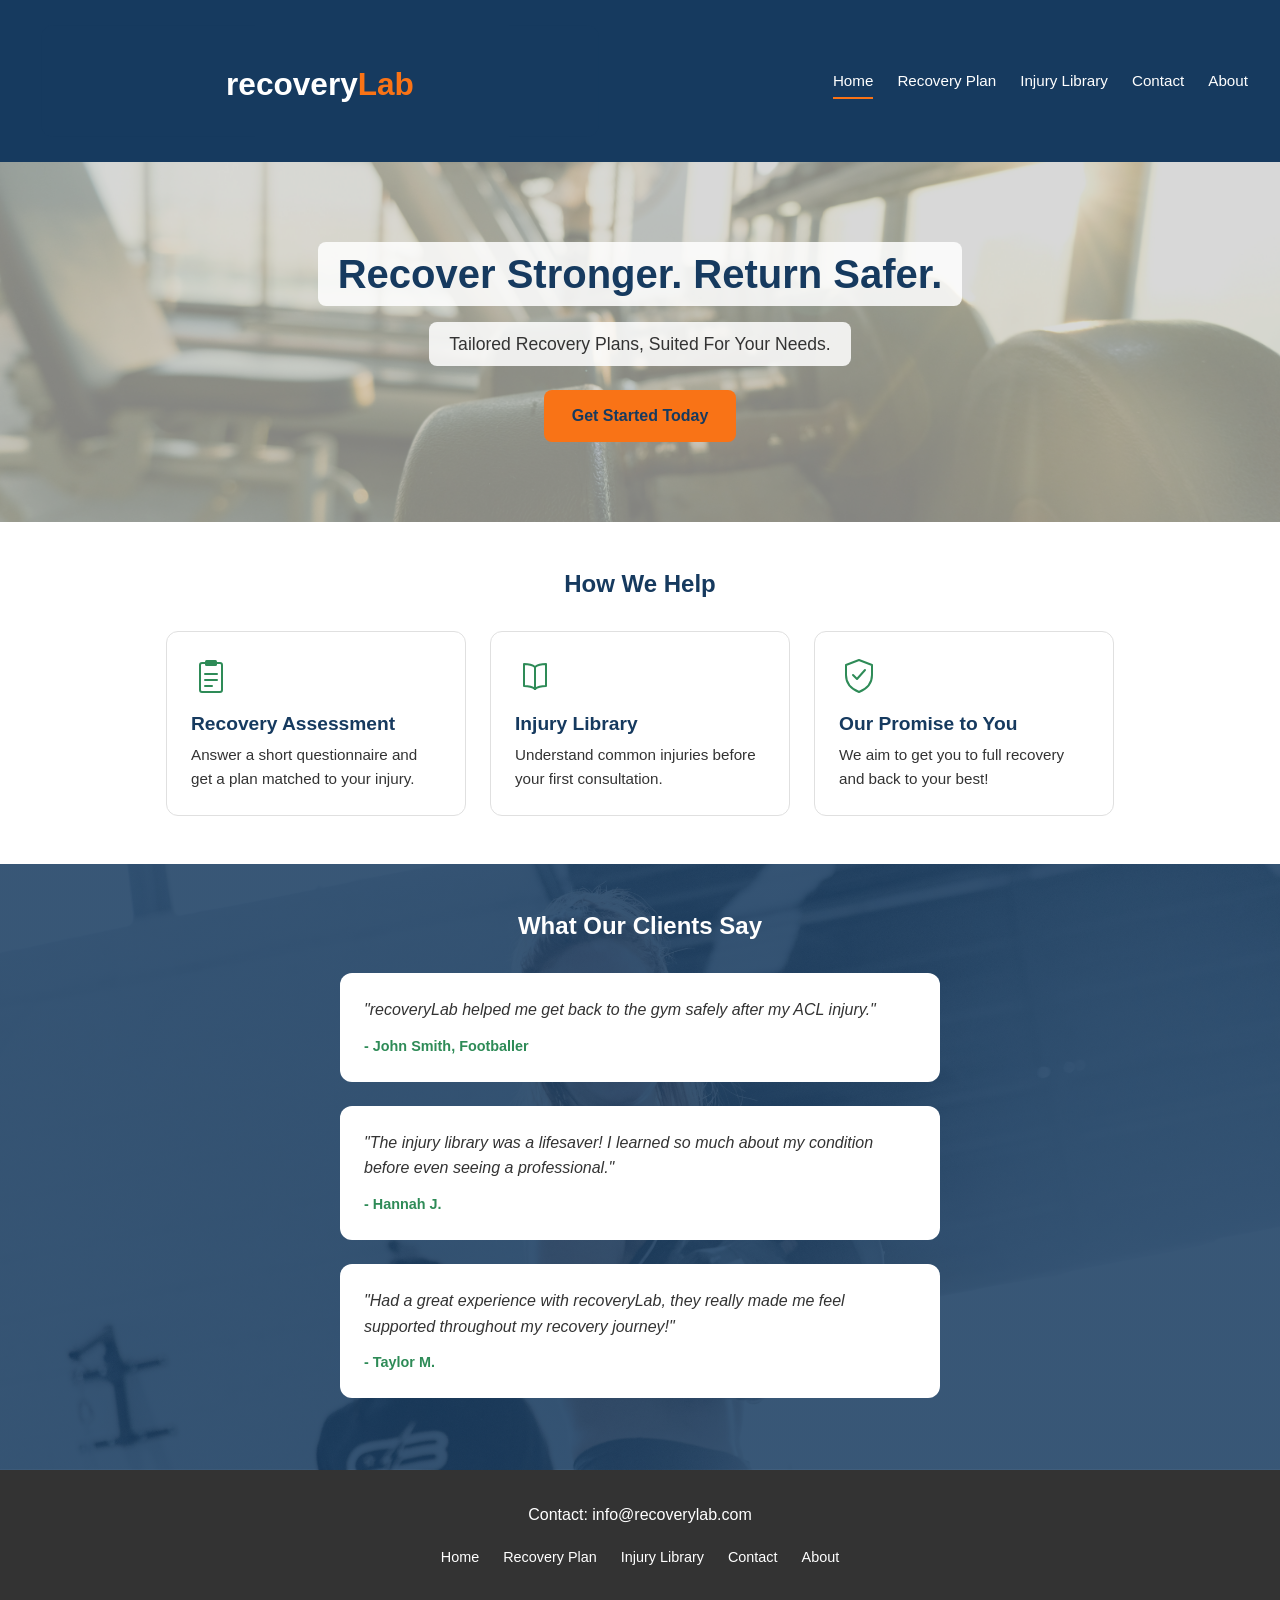
<file: index.html>
<!DOCTYPE html>
<html lang="en">
<head>
    <meta charset="UTF-8">
    <meta name="viewport" content="width=device-width, initial-scale=1.0">
    <title>recoveryLab | Personalised Injury Recovery</title>
    <meta name="description" content="recoveryLab helps athletes and gym-goers safely recover from injuries with personalised training programmes, rehab advice and recovery plans.">
    <link rel="stylesheet" href="assets/css/style.css">
</head>
<body>
    <header class="site-header">
    <div class="logo">
        <a href="index.html">
        <img src="assets/images/logo.svg" alt="recoveryLab" class="logo-img">
        </a>   
    </div>
    <nav class="main-nav" aria-label="Main Navigation">
    <button class="nav-toggle" aria-expanded="false" aria-controls="nav-menu">
        <span class="sr-only">Menu</span>
        <span class="nav-toggle-icon"></span>
    </button>
    <ul id="nav-menu" class="nav-menu">
        <li><a href="index.html" aria-current="page">Home</a></li>
        <li><a href="recovery-plan.html">Recovery Plan</a></li>
        <li><a href="injury-library.html">Injury Library</a></li>
        <li><a href="contact.html">Contact</a></li>
        <li><a href="about.html">About</a></li>
    </ul>
    </nav>
</header>
<main>
<section class="hero">
        <h1>Recover Stronger. Return Safer.</h1>
        <p>Tailored Recovery Plans, Suited For Your Needs.</p>
        <a href="recovery-plan.html" class="btn btn-primary">Get Started Today</a>
    </section>
    <section class="features" aria-labelledby="features-heading">
        <h2 id="features-heading">How We Help</h2>

        <div class="feature-cards">
         <article class="feature-card">
          <img src="assets/images/icon-assessment.svg" alt="Clipboard icon representing the recovery assessment questionnaire" class="feature-icon">
          <h3>Recovery Assessment</h3>
          <p>Answer a short questionnaire and get a plan matched to your injury.</p>
        </article>

        <article class="feature-card">
          <img src="assets/images/icon-injury-library.svg" alt="Open book icon representing the injury library" class="feature-icon">
          <h3>Injury Library</h3>
          <p>Understand common injuries before your first consultation.</p>
        </article>

       <article class="feature-card">
         <img src="assets/images/icon-promise.svg" alt="Shield with checkmark icon representing our promise to you" class="feature-icon">
         <h3>Our Promise to You</h3>
         <p>We aim to get you to full recovery and back to your best!</p>
       </article>

        </div>
    </section>
    <section class="testimonials" aria-labelledby="testimonials-heading">
        <h2 id="testimonials-heading">What Our Clients Say</h2>
        <div class="testimonial-card">
            <blockquote>
                <p>"recoveryLab helped me get back to the gym safely after my ACL injury."</p>
            </blockquote>
            <cite>- John Smith, Footballer</cite>
        </div>

        <div class="testimonial-card">
            <blockquote>
                <p>"The injury library was a lifesaver! I learned so much about my condition before even seeing a professional."</p>
            </blockquote>
            <cite>- Hannah J.</cite>
        </div>

        <div class="testimonial-card">
            <blockquote>
                <p>"Had a great experience with recoveryLab, they really made me feel supported throughout my recovery journey!"</p>
            </blockquote>
            <cite>- Taylor M.</cite>
        </div>
    </section>
</main>
<footer class="site-footer">
    <p>Contact: <a href="mailto:info@recoverylab.com">info@recoverylab.com</a></p>
    
    <nav aria-label="Footer navigation">
        <ul class="footer-nav">
            <li><a href="index.html">Home</a></li>
            <li><a href="recovery-plan.html">Recovery Plan</a></li>
            <li><a href="injury-library.html">Injury Library</a></li>
            <li><a href="contact.html">Contact</a></li>
            <li><a href="about.html">About</a></li>
        </ul>
    </nav>
    </footer>
    <script src="assets/js/script.js"></script>
</body>
</html>
</file>
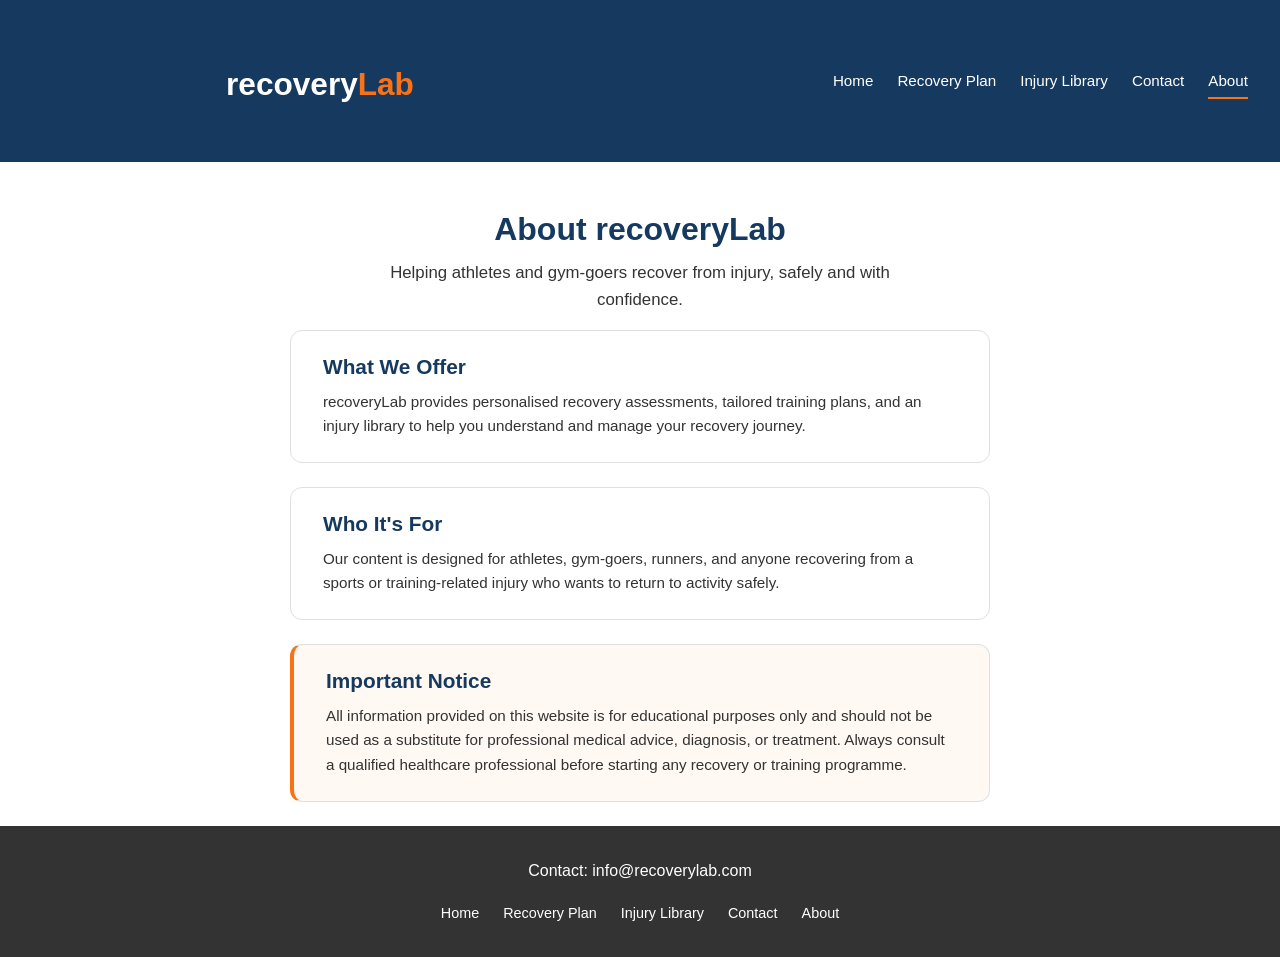
<file: about.html>
<!DOCTYPE html>
<html lang="en">
<head>
    <meta charset="UTF-8">
    <meta name="viewport" content="width=device-width, initial-scale=1.0">
    <title>About | recoveryLab</title>
    <meta name="description" content="Learn about recoveryLab's services, who we help, and important information about how to use our content safely.">
    <link rel="stylesheet" href="assets/css/style.css">
</head>
<body>
    <header class="site-header">
    <div class="logo">
        <a href="index.html">
        <img src="assets/images/logo.svg" alt="recoveryLab" class="logo-img">
        </a>   
    </div>
    <nav class="main-nav" aria-label="Main Navigation">
    <button class="nav-toggle" aria-expanded="false" aria-controls="nav-menu">
        <span class="sr-only">Menu</span>
        <span class="nav-toggle-icon"></span>
    </button>
    <ul id="nav-menu" class="nav-menu">
        <li><a href="index.html">Home</a></li>
        <li><a href="recovery-plan.html">Recovery Plan</a></li>
        <li><a href="injury-library.html">Injury Library</a></li>
        <li><a href="contact.html">Contact</a></li>
        <li><a href="about.html" aria-current="page">About</a></li>
    </ul>
    </nav>
</header>

<main>
    <section class="page-intro">
        <h1>About recoveryLab</h1>
        <p>Helping athletes and gym-goers recover from injury, safely and with confidence.</p>
    </section>

    <section class="about-content" aria-labelledby="services-heading">
        <h2 id="services-heading">What We Offer</h2>
        <p>recoveryLab provides personalised recovery assessments, tailored training plans, and an injury library to help you understand and manage your recovery journey.</p>
    </section>

    <section class="about-content" aria-labelledby="audience-heading">
        <h2 id="audience-heading">Who It's For</h2>
        <p>Our content is designed for athletes, gym-goers, runners, and anyone recovering from a sports or training-related injury who wants to return to activity safely.</p>
    </section>

    <section class="disclaimer" aria-labelledby="disclaimer-heading">
        <h2 id="disclaimer-heading">Important Notice</h2>
        <p>All information provided on this website is for educational purposes only and should not be used as a substitute for professional medical advice, diagnosis, or treatment. Always consult a qualified healthcare professional before starting any recovery or training programme.</p>
    </section>
</main>

<footer class="site-footer">
    <p>Contact: <a href="mailto:info@recoverylab.com">info@recoverylab.com</a></p>
    
    <nav aria-label="Footer navigation">
        <ul class="footer-nav">
            <li><a href="index.html">Home</a></li>
            <li><a href="recovery-plan.html">Recovery Plan</a></li>
            <li><a href="injury-library.html">Injury Library</a></li>
            <li><a href="contact.html">Contact</a></li>
            <li><a href="about.html">About</a></li>
        </ul>
    </nav>
    </footer>
    <script src="assets/js/script.js"></script>
</body>
</html>
</file>
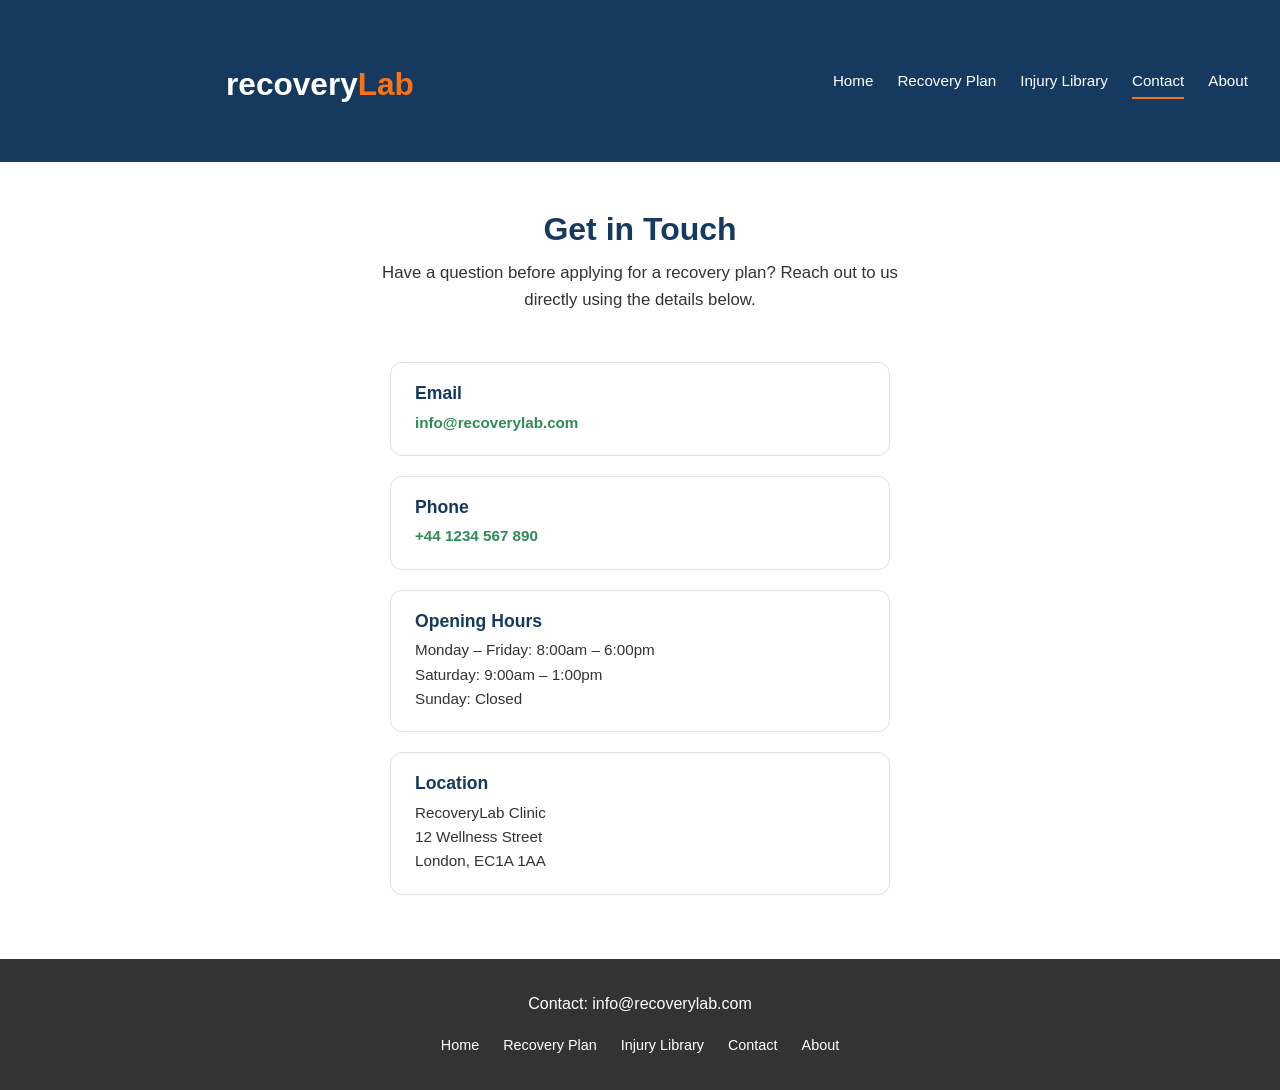
<file: contact.html>
<!DOCTYPE html>
<html lang="en">
<head>
    <meta charset="UTF-8">
    <meta name="viewport" content="width=device-width, initial-scale=1.0">
    <title>Contact | recoveryLab</title>
    <meta name="description" content="Get in touch with recoveryLab. Find our contact details, opening hours, and how to reach us.">
    <link rel="stylesheet" href="assets/css/style.css">
</head>
<body>
    <header class="site-header">
    <div class="logo">
        <a href="index.html">
        <img src="assets/images/logo.svg" alt="recoveryLab" class="logo-img">
        </a>   
    </div>
    <nav class="main-nav" aria-label="Main Navigation">
    <button class="nav-toggle" aria-expanded="false" aria-controls="nav-menu">
        <span class="sr-only">Menu</span>
        <span class="nav-toggle-icon"></span>
    </button>
    <ul id="nav-menu" class="nav-menu">
        <li><a href="index.html">Home</a></li>
        <li><a href="recovery-plan.html">Recovery Plan</a></li>
        <li><a href="injury-library.html">Injury Library</a></li>
        <li><a href="contact.html" aria-current="page">Contact</a></li>
        <li><a href="about.html">About</a></li>
    </ul>
    </nav>
</header>

<main>
    <section class="page-intro">
        <h1>Get in Touch</h1>
        <p>Have a question before applying for a recovery plan? Reach out to us directly using the details below.</p>
    </section>

    <section class="contact-details" aria-labelledby="contact-details-heading">
        <h2 id="contact-details-heading" class="sr-only">Contact Details</h2>

        <ul class="contact-list">

            <li class="contact-item">
                <h3>Email</h3>
                <p><a href="mailto:info@recoverylab.com">info@recoverylab.com</a></p>
            </li>

            <li class="contact-item">
                <h3>Phone</h3>
                <p><a href="tel:+441234567890">+44 1234 567 890</a></p>
            </li>

            <li class="contact-item">
                <h3>Opening Hours</h3>
                <p>Monday – Friday: 8:00am – 6:00pm<br>
                Saturday: 9:00am – 1:00pm<br>
                Sunday: Closed</p>
            </li>

            <li class="contact-item">
                <h3>Location</h3>
                <p>RecoveryLab Clinic<br>
                12 Wellness Street<br>
                London, EC1A 1AA</p>
            </li>

        </ul>
    </section>
</main>

<footer class="site-footer">
    <p>Contact: <a href="mailto:info@recoverylab.com">info@recoverylab.com</a></p>
    
    <nav aria-label="Footer navigation">
        <ul class="footer-nav">
            <li><a href="index.html">Home</a></li>
            <li><a href="recovery-plan.html">Recovery Plan</a></li>
            <li><a href="injury-library.html">Injury Library</a></li>
            <li><a href="contact.html">Contact</a></li>
            <li><a href="about.html">About</a></li>
        </ul>
    </nav>
    </footer>
    <script src="assets/js/script.js"></script>
</body>
</html>
</file>
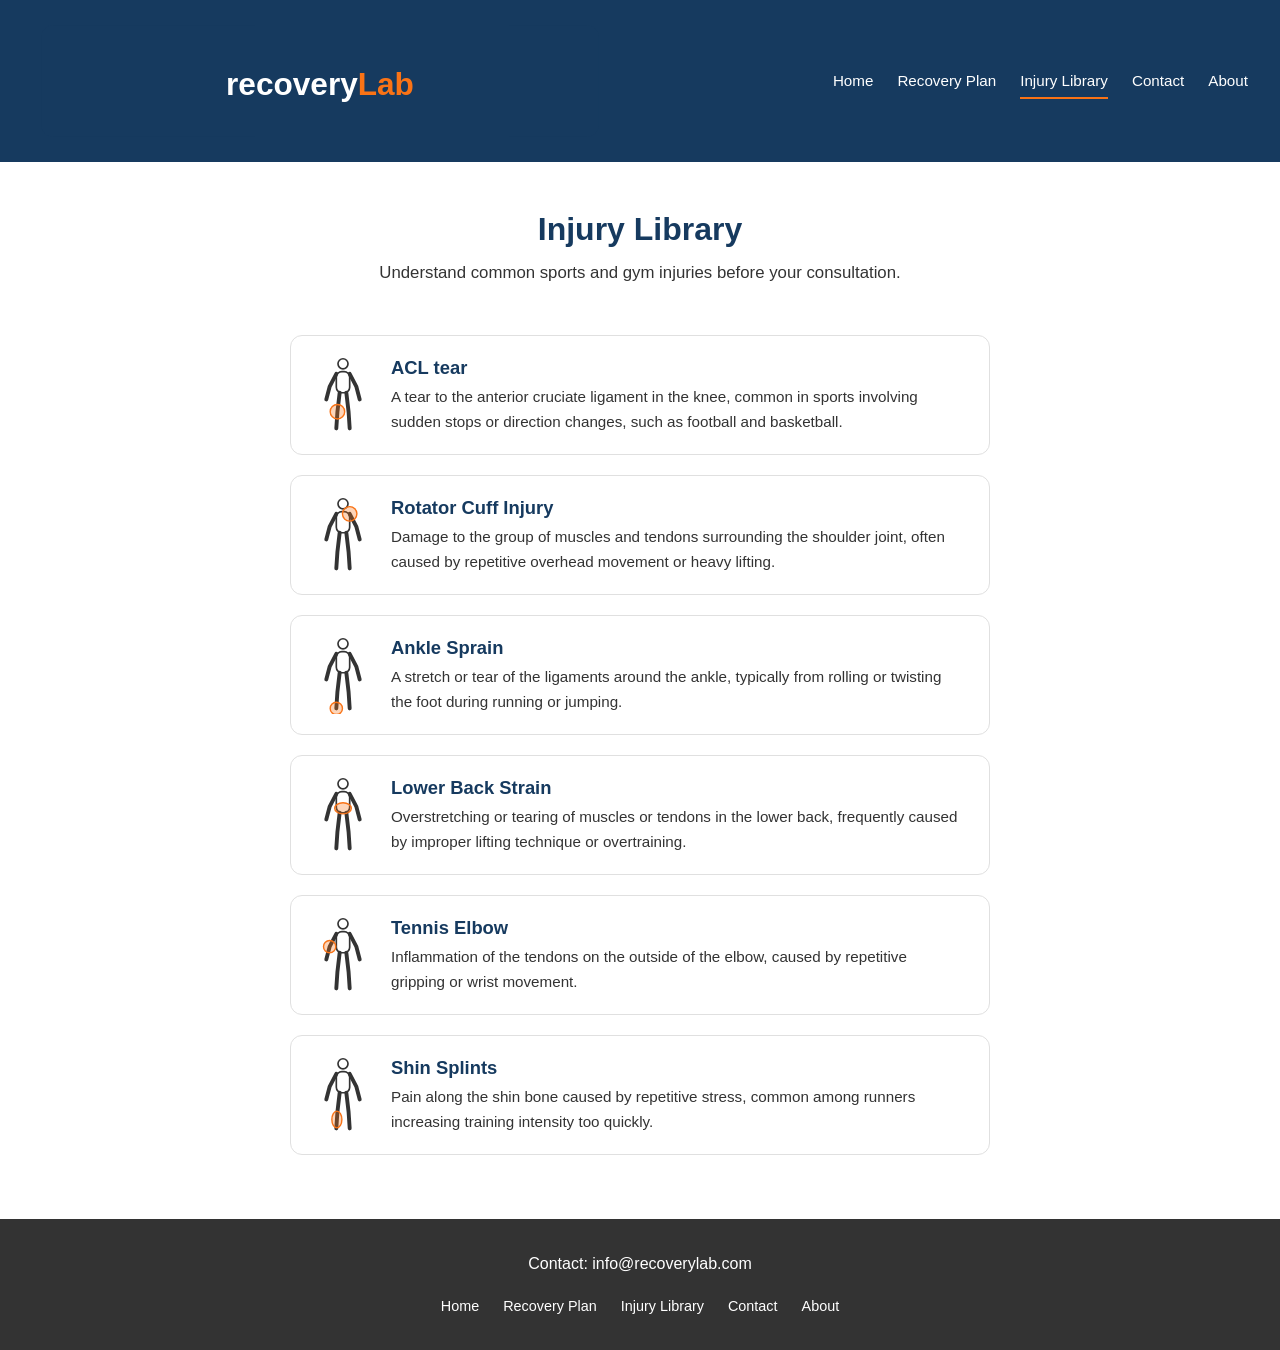
<file: injury-library.html>
<!DOCTYPE html>
<html lang="en">
<head>
    <meta charset="UTF-8">
    <meta name="viewport" content="width=device-width, initial-scale=1.0">
    <title>Injury Library | recoveryLab</title>
    <meta name="description" content="Browse common sports and gym injuries. Understand your condition before your consultation with recoveryLab.">
    <link rel="stylesheet" href="assets/css/style.css">
</head>
<body>
    <header class="site-header">
    <div class="logo">
        <a href="index.html">
        <img src="assets/images/logo.svg" alt="recoveryLab" class="logo-img">
        </a>   
    </div>
    <nav class="main-nav" aria-label="Main Navigation">
    <button class="nav-toggle" aria-expanded="false" aria-controls="nav-menu">
        <span class="sr-only">Menu</span>
        <span class="nav-toggle-icon"></span>
    </button>
    <ul id="nav-menu" class="nav-menu">
        <li><a href="index.html">Home</a></li>
        <li><a href="recovery-plan.html">Recovery Plan</a></li>
        <li><a href="injury-library.html" aria-current="page">Injury Library</a></li>
        <li><a href="contact.html">Contact</a></li>
        <li><a href="about.html">About</a></li>
    </ul>
    </nav>
</header>

<main>
    <section class="page-intro">
        <h1>Injury Library</h1>
        <p>Understand common sports and gym injuries before your consultation.</p>
    </section>

    <section class="injury-library" aria-labelledby="injury-library-heading">
        <h2 id="injury-library-heading" class="sr-only">Common Injuries</h2>

        <ul class="injury-list">

            <li class="injury-item">
  <img src="assets/images/injury-acl.svg" alt="Knee icon representing an ACL tear" class="injury-image">
  <div class="injury-text">
    <h3>ACL tear</h3>
    <p>A tear to the anterior cruciate ligament in the knee, common in sports involving sudden stops or direction changes, such as football and basketball.</p>
  </div>
</li>


<li class="injury-item">
    <img src="assets/images/injury-shoulder.svg" alt="Shoulder icon representing a rotator cuff injury" class="injury-image">
    <div class="injury-text">
        <h3>Rotator Cuff Injury</h3>
        <p>Damage to the group of muscles and tendons surrounding the shoulder joint, often caused by repetitive overhead movement or heavy lifting.</p>
    </div>
</li>

<li class="injury-item">
    <img src="assets/images/injury-ankle.svg" alt="Ankle icon representing an ankle sprain" class="injury-image">
    <div class="injury-text">
        <h3>Ankle Sprain</h3>
        <p>A stretch or tear of the ligaments around the ankle, typically from rolling or twisting the foot during running or jumping.</p>
    </div>
</li>

<li class="injury-item">
    <img src="assets/images/injury-back.svg" alt="Lower back icon representing a lower back strain" class="injury-image">
    <div class="injury-text">
        <h3>Lower Back Strain</h3>
        <p>Overstretching or tearing of muscles or tendons in the lower back, frequently caused by improper lifting technique or overtraining.</p>
    </div>
</li>

<li class="injury-item">
    <img src="assets/images/injury-elbow.svg" alt="Elbow icon representing tennis elbow" class="injury-image">
    <div class="injury-text">
        <h3>Tennis Elbow</h3>
        <p>Inflammation of the tendons on the outside of the elbow, caused by repetitive gripping or wrist movement.</p>
    </div>
</li>

<li class="injury-item">
    <img src="assets/images/injury-shin.svg" alt="Shin icon representing shin splints" class="injury-image">
    <div class="injury-text">
        <h3>Shin Splints</h3>
        <p>Pain along the shin bone caused by repetitive stress, common among runners increasing training intensity too quickly.</p>
    </div>
</li>

        </ul>
    </section>
</main>

<footer class="site-footer">
    <p>Contact: <a href="mailto:info@recoverylab.com">info@recoverylab.com</a></p>
    
    <nav aria-label="Footer navigation">
        <ul class="footer-nav">
            <li><a href="index.html">Home</a></li>
            <li><a href="recovery-plan.html">Recovery Plan</a></li>
            <li><a href="injury-library.html">Injury Library</a></li>
            <li><a href="contact.html">Contact</a></li>
            <li><a href="about.html">About</a></li>
        </ul>
    </nav>
    </footer>
    <script src="assets/js/script.js"></script>
</body>
</html>
</file>
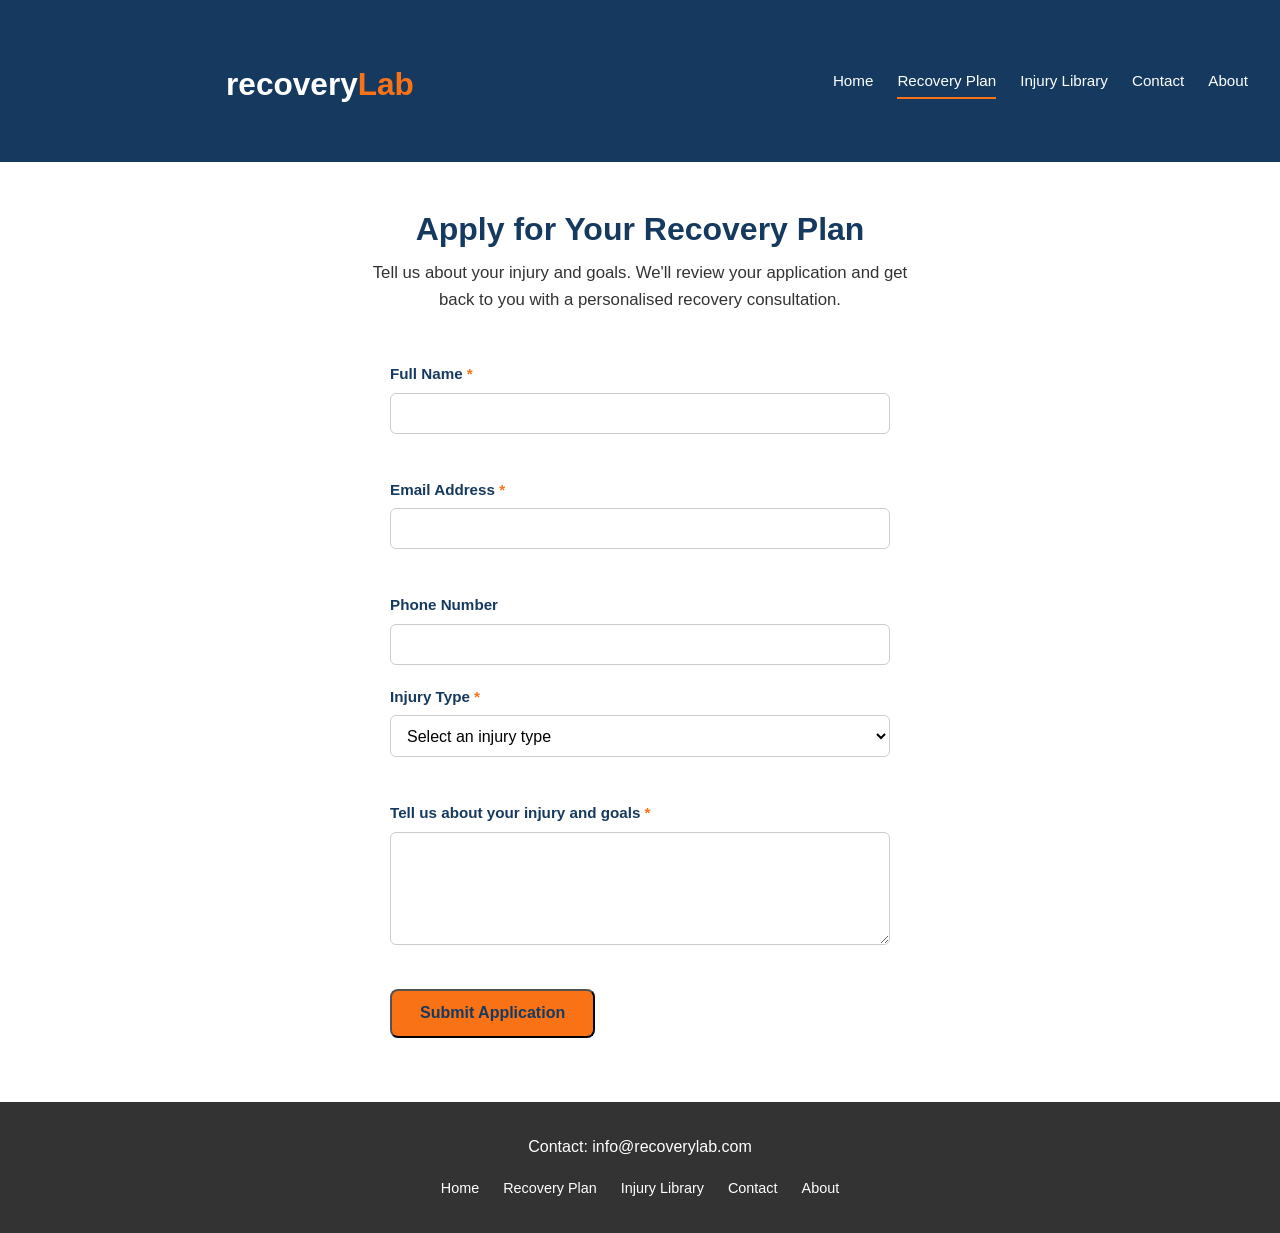
<file: recovery-plan.html>
<!DOCTYPE html>
<html lang="en">
<head>
    <meta charset="UTF-8">
    <meta name="viewport" content="width=device-width, initial-scale=1.0">
    <title>Recovery Plan | recoveryLab</title>
    <meta name="description" content="Apply for a personalised recovery consultation with recoveryLab. Tell us about your injury and goals, and we'll get in touch.">
    <link rel="stylesheet" href="assets/css/style.css">
</head>
<body>
    <header class="site-header">
    <div class="logo">
        <a href="index.html">
        <img src="assets/images/logo.svg" alt="recoveryLab" class="logo-img">
        </a>   
    </div>
    <nav class="main-nav" aria-label="Main Navigation">
    <button class="nav-toggle" aria-expanded="false" aria-controls="nav-menu">
        <span class="sr-only">Menu</span>
        <span class="nav-toggle-icon"></span>
    </button>
    <ul id="nav-menu" class="nav-menu">
        <li><a href="index.html">Home</a></li>
        <li><a href="recovery-plan.html" aria-current="page">Recovery Plan</a></li>
        <li><a href="injury-library.html">Injury Library</a></li>
        <li><a href="contact.html">Contact</a></li>
        <li><a href="about.html">About</a></li>
    </ul>
    </nav>
</header>

<main>
    <section class="page-intro">
        <h1>Apply for Your Recovery Plan</h1>
        <p>Tell us about your injury and goals. We'll review your application and get back to you with a personalised recovery consultation.</p>
    </section>

    <section class="consultation-form-section" aria-labelledby="form-heading">
        <h2 id="form-heading" class="sr-only">Consultation Application Form</h2>

        <form class="consultation-form" novalidate>

            <div class="form-group">
                <label for="full-name">Full Name <span class="required">*</span></label>
                <input type="text" id="full-name" name="full-name" required>
                <span class="error-message" id="full-name-error" aria-live="polite"></span>
            </div>

            <div class="form-group">
                <label for="email">Email Address <span class="required">*</span></label>
                <input type="email" id="email" name="email" required>
                <span class="error-message" id="email-error" aria-live="polite"></span>
            </div>

            <div class="form-group">
                <label for="phone">Phone Number</label>
                <input type="tel" id="phone" name="phone">
            </div>

            <div class="form-group">
                <label for="injury-type">Injury Type <span class="required">*</span></label>
                <select id="injury-type" name="injury-type" required>
                    <option value="" disabled selected>Select an injury type</option>
                    <option value="knee">Knee</option>
                    <option value="shoulder">Shoulder</option>
                    <option value="ankle">Ankle</option>
                    <option value="back">Back</option>
                    <option value="other">Other</option>
                </select>
                <span class="error-message" id="injury-type-error" aria-live="polite"></span>
            </div>

            <div class="form-group">
                <label for="details">Tell us about your injury and goals <span class="required">*</span></label>
                <textarea id="details" name="details" rows="5" required></textarea>
                <span class="error-message" id="details-error" aria-live="polite"></span>
            </div>

            <button type="submit" class="btn btn-primary">Submit Application</button>

            <p class="form-confirmation" id="form-confirmation" role="status" aria-live="polite"></p>

        </form>
    </section>
</main>

<footer class="site-footer">
    <p>Contact: <a href="mailto:info@recoverylab.com">info@recoverylab.com</a></p>
    
    <nav aria-label="Footer navigation">
        <ul class="footer-nav">
            <li><a href="index.html">Home</a></li>
            <li><a href="recovery-plan.html">Recovery Plan</a></li>
            <li><a href="injury-library.html">Injury Library</a></li>
            <li><a href="contact.html">Contact</a></li>
            <li><a href="about.html">About</a></li>
        </ul>
    </nav>
    </footer>
    <script src="assets/js/script.js"></script>
</body>
</html>
</file>
<file: assets/css/style.css>
/* ===== Reset ===== */
* {
  margin: 0;
  padding: 0;
  box-sizing: border-box;
}

/* ===== CSS Variables ===== */
:root {
  --color-dark-blue: #163A5F;
  --color-emerald: #2E8B57;
  --color-orange: #F97316;
  --color-white: #FFFFFF;
  --color-dark-grey: #333333;

  --font-heading: 'Poppins', sans-serif;
  --font-body: 'Open Sans', sans-serif;
}

/* ===== Base Typography ===== */
body {
  font-family: var(--font-body);
  color: var(--color-dark-grey);
  line-height: 1.6;
}

h1, h2, h3 {
  font-family: var(--font-heading);
  font-weight: 700;
  color: var(--color-dark-blue);
  line-height: 1.2;
}

a {
  text-decoration: none;
  color: inherit;
}

img {
  max-width: 100%;
  display: block;
}

/* ===== Accessibility: screen-reader-only content ===== */
.sr-only {
  position: absolute;
  width: 1px;
  height: 1px;
  padding: 0;
  margin: -1px;
  overflow: hidden;
  clip: rect(0, 0, 0, 0);
  white-space: nowrap;
  border: 0;
}

/* ===== Header ===== */
.site-header {
  display: flex;
  align-items: center;
  justify-content: space-between;
  background-color: var(--color-dark-blue);
  padding: 1rem 2rem;
}

.logo-img {
  height: 130px;
  max-height: 70%;
}

.main-nav {
  display: flex;
  align-items: center;
}

.nav-menu {
  display: flex;
  list-style: none;
  gap: 1.5rem;
}

.nav-menu a {
  color: var(--color-white);
  font-family: var(--font-body);
  font-size: 0.95rem;
  padding: 0.5rem 0;
  border-bottom: 2px solid transparent;
  transition: border-color 0.2s ease;
}

.nav-menu a:hover,
.nav-menu a:focus,
.nav-menu a[aria-current="page"] {
  border-bottom-color: var(--color-orange);
}

.nav-toggle {
  display: none;
  background: none;
  border: none;
  cursor: pointer;
}

.nav-toggle-icon {
  display: block;
  width: 24px;
  height: 2px;
  background-color: var(--color-white);
  position: relative;
}

.nav-toggle-icon::before,
.nav-toggle-icon::after {
  content: '';
  position: absolute;
  left: 0;
  width: 24px;
  height: 2px;
  background-color: var(--color-white);
}

.nav-toggle-icon::before {
  top: -8px;
}

.nav-toggle-icon::after {
  top: 8px;
}

/* ===== Hero ===== */
.hero {
  position: relative;
  padding: 3rem 2rem;
  min-height: 40vh;
  display: flex;
  flex-direction: column;
  justify-content: center;
  align-items: center;
  text-align: center;
  overflow: hidden;
}

.hero::before {
  content: '';
  position: absolute;
  inset: 0;
  background-image: url(../images/hero-bg.jpg);
  background-size: cover;
  background-position: center;
  filter: brightness(0.7);
  z-index: 0;
}

.hero::after {
  content: '';
  position: absolute;
  inset: 0;
  background-color: rgba(255, 255, 255, 0.5);
  z-index: 1;
}

.hero > * {
  position: relative;
  z-index: 2;
}

.hero h1 {
  display: inline-block;
  font-size: 2.5rem;
  font-weight: 800;
  margin-bottom: 1rem;
  padding: 0.5rem 1.25rem;
  background-color: rgba(255, 255, 255, 0.85);
  border-radius: 8px;
}

.hero p {
  display: inline-block;
  font-size: 1.1rem;
  color: var(--color-dark-grey);
  max-width: 600px;
  margin: 0 auto 1.5rem;
  padding: 0.5rem 1.25rem;
  background-color: rgba(255, 255, 255, 0.85);
  border-radius: 8px;
}

.btn {
  display: inline-block;
  width: auto;
  align-self: center;
  padding: 0.85rem 1.75rem;
  border-radius: 8px;
  font-family: var(--font-body);
  font-weight: 600;
  font-size: 1rem;
  cursor: pointer;
  transition: opacity 0.2s ease;
}

.btn-primary {
  background-color: var(--color-orange);
  color: var(--color-dark-blue);
}

.btn-primary:hover,
.btn-primary:focus {
  opacity: 0.85;
}
/* ===== Features ===== */
.features {
  padding: 3rem 2rem;
  text-align: center;
}

.features h2 {
  margin-bottom: 2rem;
}

.feature-cards {
  display: flex;
  flex-wrap: wrap;
  justify-content: center;
  gap: 1.5rem;
}

.feature-card {
  background-color: var(--color-white);
  border: 1px solid #E0E0E0;
  border-radius: 12px;
  padding: 1.5rem;
  width: 300px;
  text-align: left;
  transition: transform 0.2s ease, box-shadow 0.2s ease;
}

.feature-card:hover {
  transform: translateY(-4px);
  box-shadow: 0 4px 12px rgba(0, 0, 0, 0.08);
}

.feature-icon {
  width: 40px;
  height: 40px;
  margin-bottom: 1rem;
}

.feature-card h3 {
  font-size: 1.2rem;
  margin-bottom: 0.5rem;
}

.feature-card p {
  font-size: 0.95rem;
  color: var(--color-dark-grey);
}
/* ===== Testimonials ===== */
.testimonials {
  background-image: linear-gradient(rgba(22, 58, 95, 0.85), rgba(22, 58, 95, 0.85)), url(../images/testimonials_bg.jpg);
  background-size: cover;
  background-position: center;
  padding: 3rem 2rem;
  text-align: center;
}

.testimonials h2 {
  color: var(--color-white);
  margin-bottom: 2rem;
}

.testimonial-card {
  background-color: var(--color-white);
  border-radius: 12px;
  padding: 1.5rem;
  max-width: 600px;
  margin: 0 auto 1.5rem;
  text-align: left;
}

.testimonial-card blockquote {
  font-style: italic;
  color: var(--color-dark-grey);
  margin-bottom: 0.75rem;
}

.testimonial-card cite {
  display: block;
  font-style: normal;
  font-weight: 600;
  color: var(--color-emerald);
  font-size: 0.9rem;
}
/* ===== Footer ===== */
.site-footer {
  background-color: var(--color-dark-grey);
  color: var(--color-white);
  padding: 2rem;
  text-align: center;
}

.site-footer a {
  color: var(--color-white);
}

.site-footer p {
  margin-bottom: 1rem;
}

.footer-nav {
  display: flex;
  justify-content: center;
  flex-wrap: wrap;
  list-style: none;
  gap: 1.5rem;
}

.footer-nav a {
  font-size: 0.9rem;
  border-bottom: 2px solid transparent;
  transition: border-color 0.2s ease;
}

.footer-nav a:hover,
.footer-nav a:focus {
  border-bottom-color: var(--color-orange);
}
/* ===== Responsive: Tablet & Mobile ===== */
@media (max-width: 768px) {
    .logo-img {
    height: 50px;
    }
  .site-header {
    flex-wrap: wrap;
  }

  .nav-toggle {
    display: flex;
    align-items: center;
    justify-content: center;
    width: 44px;
    height: 44px;
    display: block;
  }

  .main-nav {
    flex-wrap: wrap;
  }
  
  .nav-menu {
    flex-basis: 100% ;
    order: 2; 
  }

  .nav-menu {
    display: none;
    flex-direction: column;
    width: 100%;
    gap: 0;
    margin-top: 1rem;
  }

  .nav-menu.is-open {
    display: flex;
  }

  .nav-menu li {
    border-top: 1px solid rgba(255, 255, 255, 0.15);
  }

  .nav-menu a {
    display: block;
    padding: 0.75rem 0;
  }

  .hero h1 {
    font-size: 1.8rem;
  }

  .hero p {
    font-size: 1rem;
  }

  .feature-card {
    width: 100%;
    max-width: 340px;
  }

  .footer-nav {
    flex-direction: column;
    gap: 0.75rem;
  }
  .site-header {
    flex-direction: row;
  }
  .logo {
    order: 2;
  }
  .nav-toggle {
    order:0;
  }
  .nav-menu {
    text-align: left;   
  }
  .about-content ,
   .disclaimer ,
   .contact-list ,
   .injury-list {
    text-align: center;
    max-width: 400px;
    margin: 0 auto;
   }
}
/* ===== Page Intro (Recovery Plan, and reusable for other pages) ===== */
.page-intro {
  text-align: center;
  padding: 3rem 2rem 1rem;
}

.page-intro h1 {
  font-size: 2rem;
  margin-bottom: 0.75rem;
}

.page-intro p {
  font-size: 1.05rem;
  color: var(--color-dark-grey);
  max-width: 550px;
  margin: 0 auto;
}

/* ===== Consultation Form ===== */
.consultation-form-section {
  padding: 2rem 2rem 4rem;
  display: flex;
  justify-content: center;
}

.consultation-form {
  width: 100%;
  max-width: 500px;
  display: flex;
  flex-direction: column;
  gap: 1.25rem;
}

.form-group {
  display: flex;
  flex-direction: column;
  gap: 0.4rem;
}

.form-group label {
  font-weight: 600;
  font-size: 0.95rem;
  color: var(--color-dark-blue);
}

.required {
  color: var(--color-orange);
}

.form-group input,
.form-group select,
.form-group textarea {
  font-family: var(--font-body);
  font-size: 1rem;
  padding: 0.65rem 0.75rem;
  border: 1px solid #CCCCCC;
  border-radius: 6px;
  background-color: var(--color-white);
}

.form-group input:focus,
.form-group select:focus,
.form-group textarea:focus {
  outline: none;
  border-color: var(--color-emerald);
  box-shadow: 0 0 0 3px rgba(46, 139, 87, 0.15);
}

.form-group.has-error input,
.form-group.has-error select,
.form-group.has-error textarea {
  border-color: #D92D20;
}

.error-message {
  font-size: 0.85rem;
  color: #D92D20;
  min-height: 1.1rem;
}

.consultation-form .btn {
  align-self: flex-start;
}

.form-confirmation {
  font-weight: 600;
  color: var(--color-emerald);
}

.form-confirmation:empty {
  display: none;
}

/* ===== Contact Page ===== */
.contact-details {
  padding: 2rem 2rem 4rem;
  display: flex;
  justify-content: center;
}

.contact-list {
  list-style: none;
  width: 100%;
  max-width: 500px;
  display: flex;
  flex-direction: column;
  gap: 1.25rem;
}

.contact-item {
  background-color: var(--color-white);
  border: 1px solid #E0E0E0;
  border-radius: 12px;
  padding: 1.25rem 1.5rem;
}

.contact-item h3 {
  font-size: 1.1rem;
  margin-bottom: 0.4rem;
}

.contact-item p {
  font-size: 0.95rem;
  color: var(--color-dark-grey);
  line-height: 1.6;
}

.contact-item a {
  color: var(--color-emerald);
  font-weight: 600;
}

.contact-item a:hover,
.contact-item a:focus {
  text-decoration: underline;
}
/* ===== Injury Library Page ===== */
.injury-library {
  padding: 2rem 2rem 4rem;
  display: flex;
  justify-content: center;
}

.injury-list {
  list-style: none;
  width: 100%;
  max-width: 700px;
  display: flex;
  flex-direction: column;
  gap: 1.25rem;
}

.injury-item {
  background-color: var(--color-white);
  border: 1px solid #E0E0E0;
  border-radius: 12px;
  padding: 1.25rem 1.5rem;
  transition: transform 0.2s ease, box-shadow 0.2s ease;
}

.injury-item:hover {
  transform: translateY(-2px);
  box-shadow: 0 4px 12px rgba(0, 0, 0, 0.08);
}

.injury-item h3 {
  font-size: 1.15rem;
  margin-bottom: 0.4rem;
}

.injury-item p {
  font-size: 0.95rem;
  color: var(--color-dark-grey);
  line-height: 1.6;
}

/* ===== Injury Library Images ===== */
.injury-text {
  flex: 1;
  min-width: 0;
}
.injury-item {
  display: flex;
  gap: 1.25rem;
  align-items: center;
}

.injury-image {
  width: 56px;
  height: 78px;
  flex-shrink: 0;
}

@media (max-width: 768px) {
  .injury-item {
    flex-direction: column;
    text-align: center;
  }

  .injury-image {
    width: 48px;
    height: 67px;
  }
}
/* ===== About Page ===== */
.about-content,
.disclaimer {
  max-width: 700px;
  margin: 0 auto 1.5rem;
  background-color: var(--color-white);
  border: 1px solid #E0E0E0;
  border-radius: 12px;
  padding: 1.5rem 2rem;
}

.about-content h2,
.disclaimer h2 {
  font-size: 1.3rem;
  margin-bottom: 0.6rem;
}

.about-content p,
.disclaimer p {
  font-size: 0.95rem;
  color: var(--color-dark-grey);
  line-height: 1.6;
}

.disclaimer {
  border-left: 4px solid var(--color-orange);
  background-color: #FFF8F3;
}
</file>
